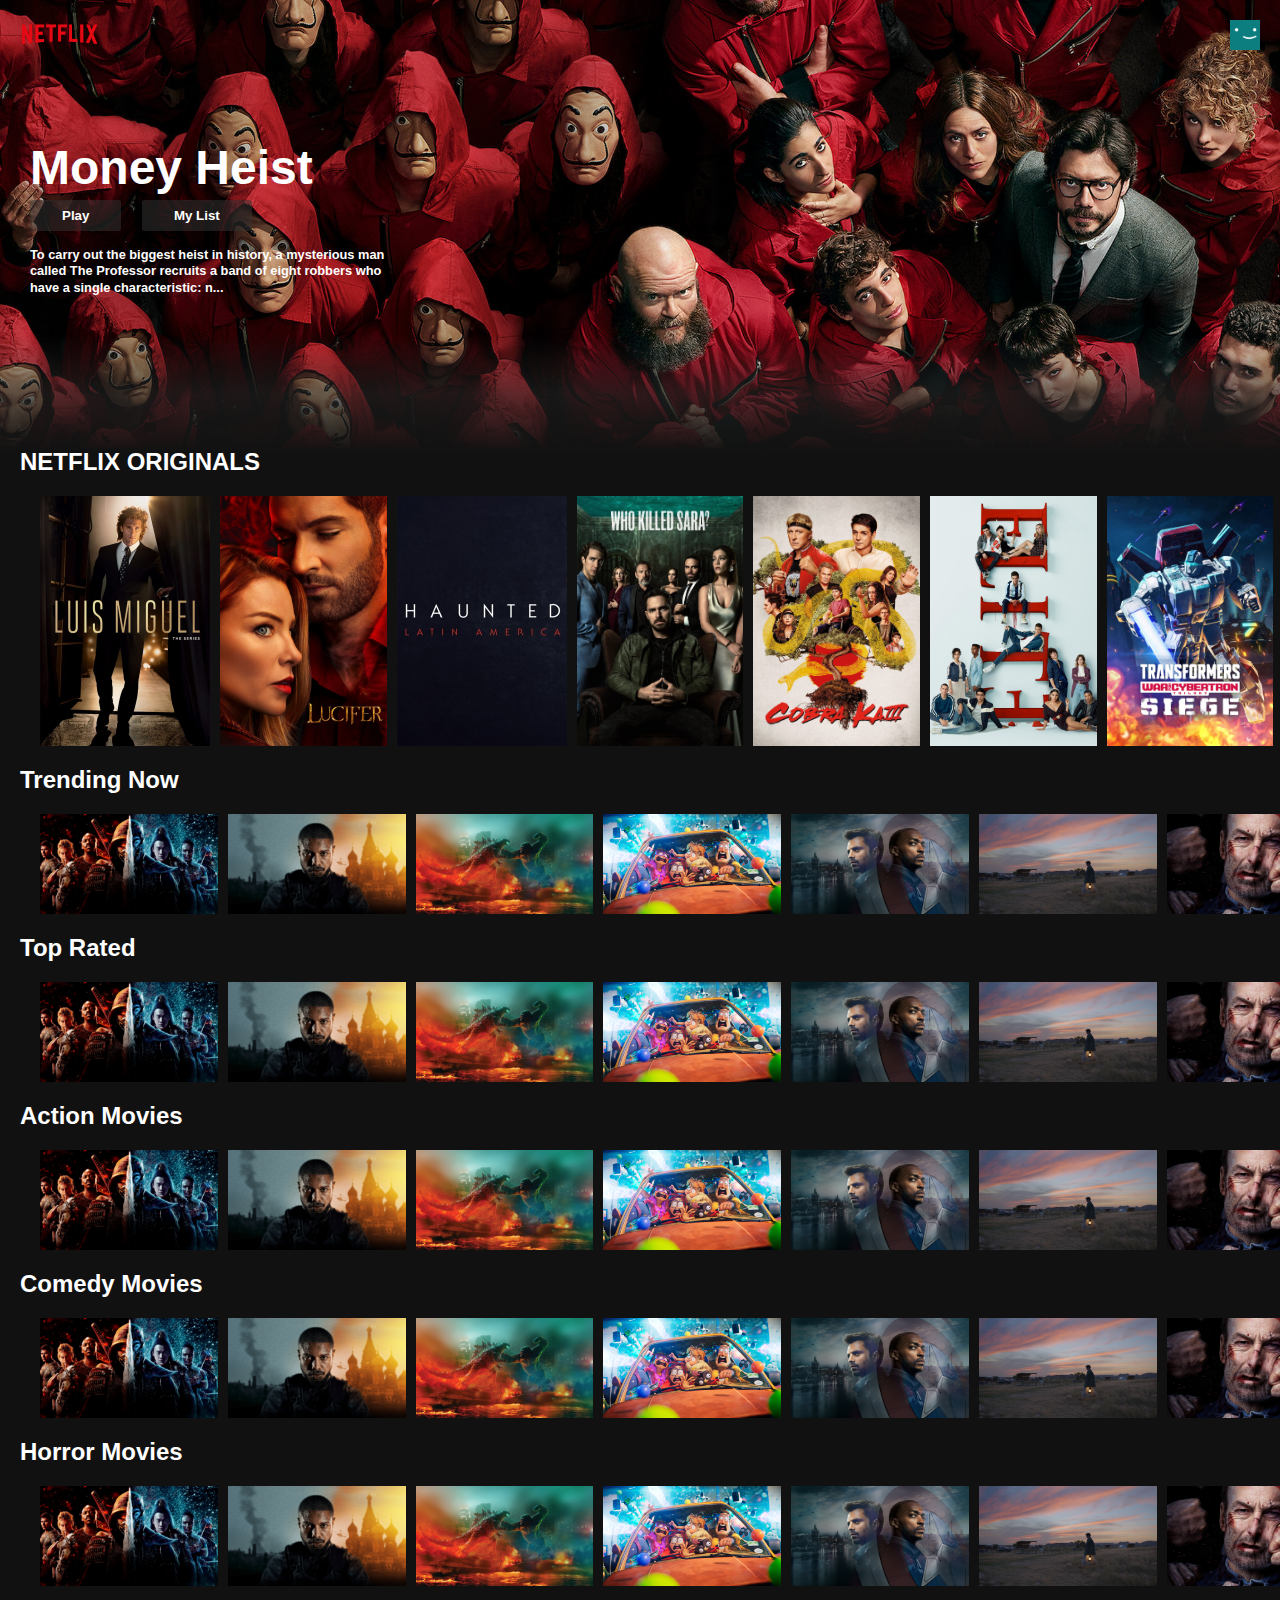
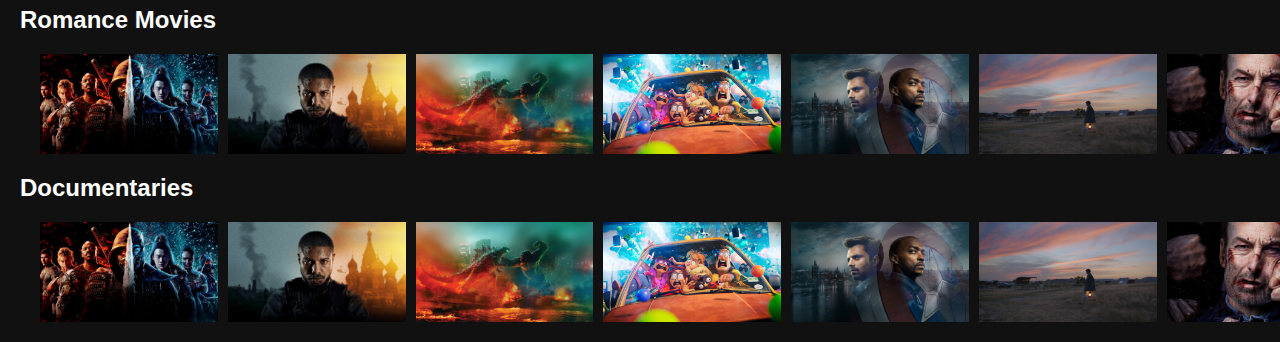
<file: OCTANET-JULY-Task-3/index.html>
<!DOCTYPE html>
<html lang="en">
  <head>
    <meta charset="UTF-8" />
    <meta http-equiv="X-UA-Compatible" content="IE=edge" />
    <meta name="viewport" content="width=device-width, initial-scale=1.0" />
    <title>Netflix Clone</title>
    <link rel="stylesheet" href="style.css" />
  </head>
  <body>
    <!-- nav -->
    <div id="nav" class="nav">
      <img class="nav__logo" src="images/netflix-logo.png" alt="" />
      <img class="nav__avatar" src="images/netflix-avatar.png" alt="" />
    </div>

    <!-- header -->
    <header class="banner">
      <div class="banner__contents">
        <h1 class="banner__title">Money Heist</h1>
        <div class="banner__buttons">
          <button class="banner__button">Play</button>
          <button class="banner__button">My List</button>
        </div>
        <h1 class="banner__description">
          To carry out the biggest heist in history, a mysterious man called The Professor recruits
          a band of eight robbers who have a single characteristic: n...
        </h1>
      </div>
      <div class="banner--fadeBottom"></div>
    </header>

    <!-- Netflix Originals -->
    <div class="row">
      <h2>NETFLIX ORIGINALS</h2>
      <div class="row__posters">
        <img class="row__poster row__posterLarge" src="images/large-movie1.jpg" alt="" />

        <img class="row__poster row__posterLarge" src="images/large-movie2.jpg" alt="" />

        <img class="row__poster row__posterLarge" src="images/large-movie3.jpg" alt="" />

        <img class="row__poster row__posterLarge" src="images/large-movie4.jpg" alt="" />

        <img class="row__poster row__posterLarge" src="images/large-movie5.jpg" alt="" />

        <img class="row__poster row__posterLarge" src="images/large-movie6.jpg" alt="" />

        <img class="row__poster row__posterLarge" src="images/large-movie7.jpg" alt="" />

        <img class="row__poster row__posterLarge" src="images/large-movie8.jpg" alt="" />
      </div>
    </div>

    <!-- Trending Now -->
    <div class="row">
      <h2>Trending Now</h2>
      <div class="row__posters">
        <img class="row__poster" src="images/small-movie1.jpg" alt="" />

        <img class="row__poster" src="images/small-movie2.jpg" alt="" />

        <img class="row__poster" src="images/small-movie3.jpg" alt="" />

        <img class="row__poster" src="images/small-movie4.jpg" alt="" />

        <img class="row__poster" src="images/small-movie5.jpg" alt="" />

        <img class="row__poster" src="images/small-movie6.jpg" alt="" />

        <img class="row__poster" src="images/small-movie7.jpg" alt="" />

        <img class="row__poster" src="images/small-movie8.jpg" alt="" />
      </div>
    </div>

    <!-- Top Rated -->
    <div class="row">
      <h2>Top Rated</h2>
      <div class="row__posters">
        <img class="row__poster" src="images/small-movie1.jpg" alt="" />

        <img class="row__poster" src="images/small-movie2.jpg" alt="" />

        <img class="row__poster" src="images/small-movie3.jpg" alt="" />

        <img class="row__poster" src="images/small-movie4.jpg" alt="" />

        <img class="row__poster" src="images/small-movie5.jpg" alt="" />

        <img class="row__poster" src="images/small-movie6.jpg" alt="" />

        <img class="row__poster" src="images/small-movie7.jpg" alt="" />

        <img class="row__poster" src="images/small-movie8.jpg" alt="" />
      </div>
    </div>

    <!-- Action Movies -->
    <div class="row">
      <h2>Action Movies</h2>
      <div class="row__posters">
        <img class="row__poster" src="images/small-movie1.jpg" alt="" />

        <img class="row__poster" src="images/small-movie2.jpg" alt="" />

        <img class="row__poster" src="images/small-movie3.jpg" alt="" />

        <img class="row__poster" src="images/small-movie4.jpg" alt="" />

        <img class="row__poster" src="images/small-movie5.jpg" alt="" />

        <img class="row__poster" src="images/small-movie6.jpg" alt="" />

        <img class="row__poster" src="images/small-movie7.jpg" alt="" />

        <img class="row__poster" src="images/small-movie8.jpg" alt="" />
      </div>
    </div>

    <!-- Comedy Movies -->
    <div class="row">
      <h2>Comedy Movies</h2>
      <div class="row__posters">
        <img class="row__poster" src="images/small-movie1.jpg" alt="" />

        <img class="row__poster" src="images/small-movie2.jpg" alt="" />

        <img class="row__poster" src="images/small-movie3.jpg" alt="" />

        <img class="row__poster" src="images/small-movie4.jpg" alt="" />

        <img class="row__poster" src="images/small-movie5.jpg" alt="" />

        <img class="row__poster" src="images/small-movie6.jpg" alt="" />

        <img class="row__poster" src="images/small-movie7.jpg" alt="" />

        <img class="row__poster" src="images/small-movie8.jpg" alt="" />
      </div>
    </div>

    <!-- Horror Movies -->
    <div class="row">
      <h2>Horror Movies</h2>
      <div class="row__posters">
        <img class="row__poster" src="images/small-movie1.jpg" alt="" />

        <img class="row__poster" src="images/small-movie2.jpg" alt="" />

        <img class="row__poster" src="images/small-movie3.jpg" alt="" />

        <img class="row__poster" src="images/small-movie4.jpg" alt="" />

        <img class="row__poster" src="images/small-movie5.jpg" alt="" />

        <img class="row__poster" src="images/small-movie6.jpg" alt="" />

        <img class="row__poster" src="images/small-movie7.jpg" alt="" />

        <img class="row__poster" src="images/small-movie8.jpg" alt="" />
      </div>
    </div>

    <!-- Romance Movies -->
    <div class="row">
      <h2>Romance Movies</h2>
      <div class="row__posters">
        <img class="row__poster" src="images/small-movie1.jpg" alt="" />

        <img class="row__poster" src="images/small-movie2.jpg" alt="" />

        <img class="row__poster" src="images/small-movie3.jpg" alt="" />

        <img class="row__poster" src="images/small-movie4.jpg" alt="" />

        <img class="row__poster" src="images/small-movie5.jpg" alt="" />

        <img class="row__poster" src="images/small-movie6.jpg" alt="" />

        <img class="row__poster" src="images/small-movie7.jpg" alt="" />

        <img class="row__poster" src="images/small-movie8.jpg" alt="" />
      </div>
    </div>

    <!-- Documentaries -->
    <div class="row">
      <h2>Documentaries</h2>
      <div class="row__posters">
        <img class="row__poster" src="images/small-movie1.jpg" alt="" />

        <img class="row__poster" src="images/small-movie2.jpg" alt="" />

        <img class="row__poster" src="images/small-movie3.jpg" alt="" />

        <img class="row__poster" src="images/small-movie4.jpg" alt="" />

        <img class="row__poster" src="images/small-movie5.jpg" alt="" />

        <img class="row__poster" src="images/small-movie6.jpg" alt="" />

        <img class="row__poster" src="images/small-movie7.jpg" alt="" />

        <img class="row__poster" src="images/small-movie8.jpg" alt="" />
      </div>
    </div>

    <script>
      const nav = document.getElementById('nav');
      window.addEventListener('scroll', () => {
        if (window.scrollY >= 100) {
          nav.classList.add('nav__black');
        } else {
          nav.classList.remove('nav__black');
        }
      });
    </script>
  </body>
</html>
</file>
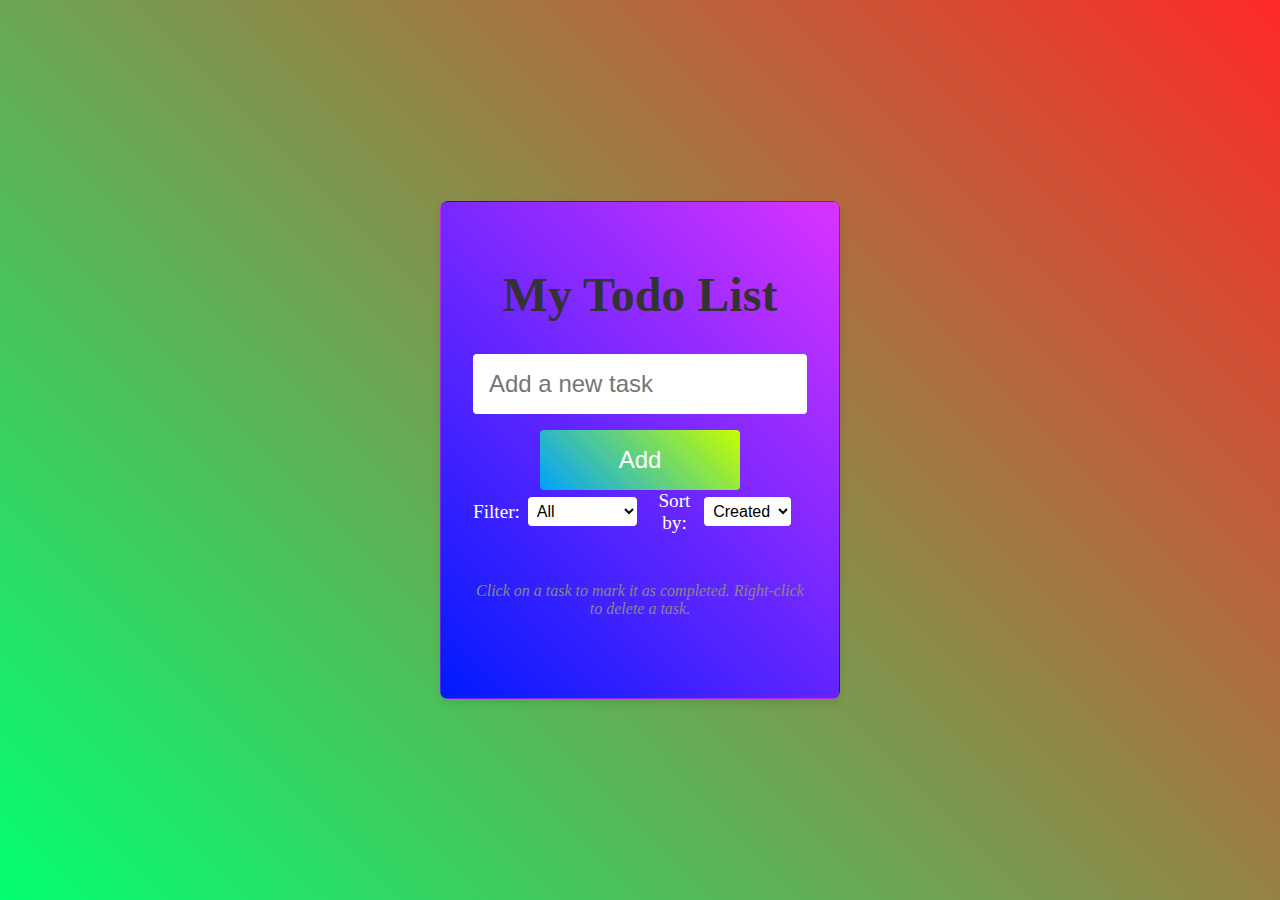
<file: OCTANET-TASK2-TO-DO-LIST/index.html>
<!DOCTYPE html>
<html lang="en">

<head>
  <meta charset="UTF-8">
  <meta name="viewport" content="width=device-width, initial-scale=1.0">
  <link rel="stylesheet" href="style.css">
  <title>My Todo List</title>
</head>

<body>
  <div class="container">
    <h1>My Todo List</h1>
    <form id="form">
      <input type="text" class="input" id="input" placeholder="Add a new task" autocomplete="off">
      <button type="submit" class="btn">Add</button>
      <ul class="todos" id="todos"></ul>
      <div class="filter-options">
        <label>
          Filter:
          <select id="filter-select">
            <option value="all">All</option>
            <option value="completed">Completed</option>
            <option value="incomplete">Incomplete</option>
          </select>
        </label>
        <label>
          Sort by:
          <select id="sort-select">
            <option value="created">Created</option>
            <option value="priority">Priority</option>
          </select>
        </label>
      </div>
      <p class="note">Click on a task to mark it as completed. Right-click to delete a task.</p>
    </form>
  </div>

  <script src="script.js"></script>
</body>

</html>
</file>
<file: OCTANET-JULY-Task-3/style.css>
* {
  margin: 0;
  box-sizing: border-box;
}

body {
  font-family: Arial, Helvetica, sans-serif;
  background-color: #111;
}

.row__poster {
  width: 100%;
  object-fit: contain;
  max-height: 100px;
  margin-right: 10px;
  transition: transform 450ms;
}

.row__posters {
  display: flex;
  overflow-y: hidden;
  overflow-x: scroll;
  padding: 20px;
}

.row__poster:hover {
  transform: scale(1.08);
}

.row__posters::-webkit-scrollbar {
  display: none;
}

.row__posterLarge {
  max-height: 250px;
}

.row__posterLarge:hover {
  transform: scale(1.09);
}

.row {
  color: white;
  margin-left: 20px;
}

/* banner */
.banner {
  background-image: url('images/banner.jpg');
  background-size: cover;
  background-position: center center;
  color: white;
  object-fit: contain;
  height: 448px;
}

.banner__contents {
  margin-left: 30px;
  padding-top: 140px;
  height: 190px;
}

.banner__title {
  font-size: 3rem;
  font-weight: 800;
  padding-bottom: 0.3rem;
}

.banner__description {
  width: 45rem;
  line-height: 1.3;
  padding-top: 1rem;
  font-size: 0.8rem;
  max-width: 360px;
  height: 180px;
}

.banner__button {
  cursor: pointer;
  color: #fff;
  outline: none;
  border: none;
  font-weight: 700;
  border-radius: 0.2vw;
  padding-left: 2rem;
  padding-right: 2rem;
  margin-right: 1rem;
  padding-top: 0.5rem;
  padding-bottom: 0.5rem;
  background-color: rgba(51, 51, 51, 0.5);
}

.banner__button:hover {
  color: #000;
  background-color: #e6e6e6;
  transition: all 0.2s;
}

.banner--fadeBottom {
  margin-top: 145px;
  height: 7.4rem;
  background-image: linear-gradient(180deg, transparent, rgba(37, 37, 37, 0.61), #111);
}

/* nav */

.nav__logo {
  width: 80px;
  object-fit: contain;
}

.nav__avatar {
  width: 30px;
  object-fit: contain;
}

.nav {
  position: fixed;
  top: 0;
  width: 100%;
  display: flex;
  justify-content: space-between;
  padding: 20px;
  /* background-color: #111; */
  z-index: 1;
  transition-timing-function: ease-in;
  transition: all 0.5s;
}

.nav__black {
  background-color: #111;
}
</file>
<file: OCTANET-TASK2-TO-DO-LIST/style.css>
* {
  box-sizing: border-box;
}

body {
  background: linear-gradient(45deg, #03ff70, #fe2929);
  color: #fff;
  font-family: 'Times New Roman', serif;
  display: flex;
  justify-content: center;
  align-items: center;
  height: 100vh;
  margin: 0;
}

.container {
  text-align: center;
  background: linear-gradient(45deg, #001aff, #da33ff);
  max-width: 400px;
  padding: 2rem;
  border-radius: 8px;
  box-shadow: 0 4px 10px rgba(0, 0, 0, 0.1);
  border: 1px solid rgba(0, 0, 0, 0.1);
}

h1 {
  color: #333;
  font-size: 3rem;
  margin-bottom: 2rem;
  font-weight: bold;
}

form {
  display: flex;
  flex-direction: column;
  align-items: center;
  margin-bottom: 2rem;
}

.input {
  border: none;
  color: #060505;
  font-size: 1.5rem;
  padding: 1rem;
  border-radius: 4px;
  margin-bottom: 1rem;
  width: 100%;
}

.btn {
  background: linear-gradient(45deg, #00a2ff, #c3ff00);
  color: #fff;
  border: none;
  font-size: 1.5rem;
  padding: 1rem 2rem;
  border-radius: 4px;
  cursor: pointer;
  width: 100%;
  max-width: 200px;
}

.todos {
  padding: 0;
  margin: 0;
  list-style-type: none;
}

.todos li {
  border-top: 1px solid #555;
  cursor: pointer;
  font-size: 1.5rem;
  padding: 1rem 2rem;
  transition: background-color 0.3s ease;
  display: flex;
  justify-content: space-between;
  align-items: center;
  background: linear-gradient(45deg, #66ffcc, #ffcc66);
  color: #333;
}

.todos li:hover {
  background: linear-gradient(45deg, #99ff99, #ffcc66);
}

.todos li.completed {
  color: #b6b6b6;
  text-decoration: line-through;
}

.note {
  color: #888;
  font-size: 1rem;
  margin-top: 2rem;
  text-align: center;
  font-style: italic;
}

.filter-options {
  display: flex;
  justify-content: space-between;
  align-items: center;
  margin-bottom: 1rem;
}

.filter-options label {
  display: flex;
  align-items: center;
  margin-right: 1rem;
  font-size: 1.2rem;
}

.filter-options select,
.priority {
  font-size: 1rem;
  margin-left: 0.5rem;
  padding: 0.3rem;
  border: none;
  border-radius: 4px;
  background-color: #fff;
  color: #000;
}

.priority {
  background: linear-gradient(45deg, #ff0000, #00ccff);
  color: #fff;
  font-size: 1.2rem;
  padding: 0.3rem 0.5rem;
  border-radius: 4px;
}
</file>
